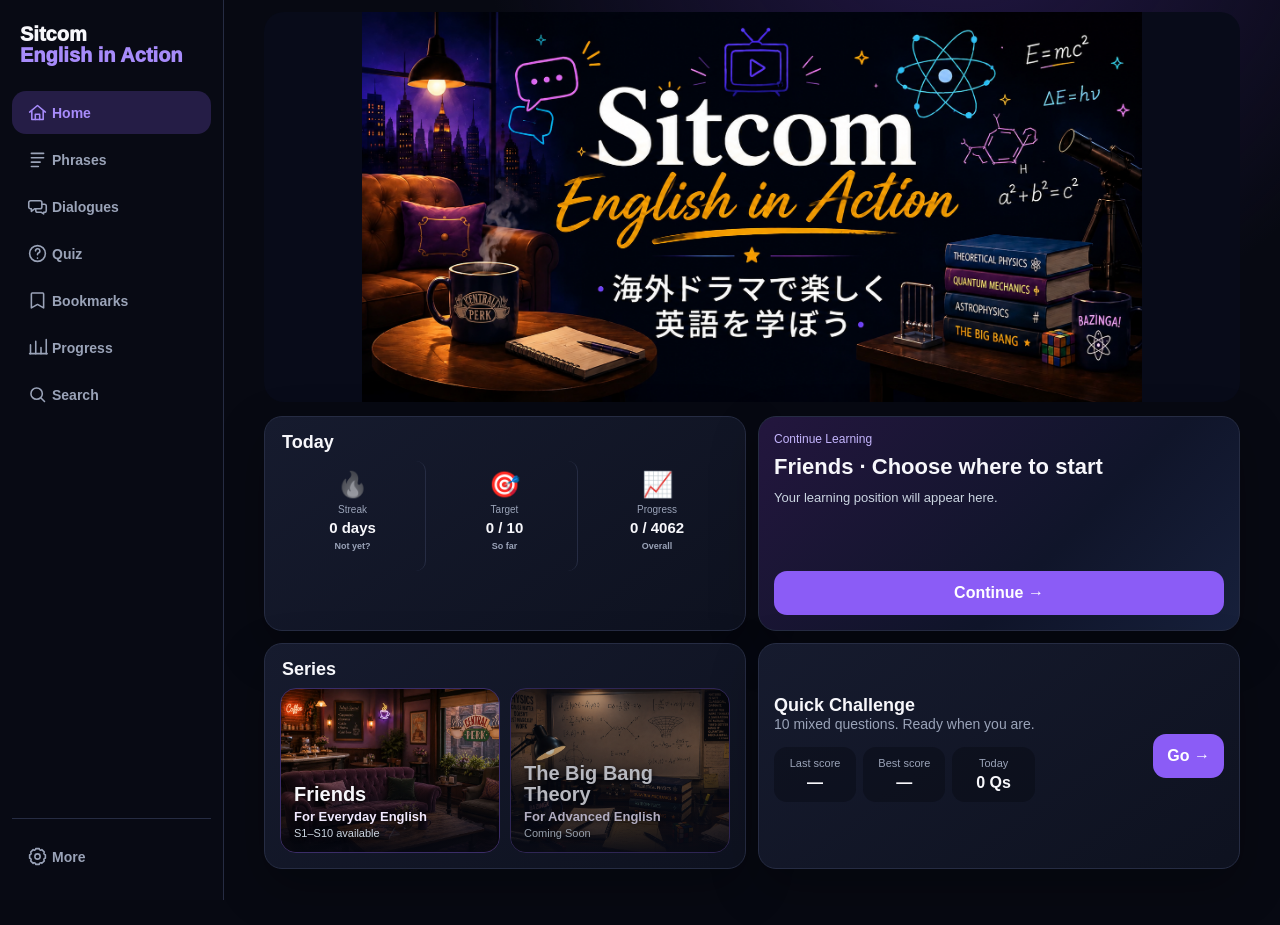
<file: index.html>
<!doctype html>
<html lang="ja">
<head>
  <meta charset="utf-8">
  <meta name="viewport" content="width=device-width, initial-scale=1, viewport-fit=cover">
  <meta name="theme-color" content="#070912">
  <meta name="apple-mobile-web-app-capable" content="yes">
  <meta name="apple-mobile-web-app-status-bar-style" content="black-translucent">
  <meta name="apple-mobile-web-app-title" content="Sitcom English">
  <title>Sitcom English in Action</title>
  <link rel="manifest" href="manifest.webmanifest">
  <link rel="apple-touch-icon" sizes="180x180" href="assets/icons/apple-touch-icon.png">
  <link rel="stylesheet" href="css/style.css?v=4.18">
</head>
<body>
  <div class="app-shell">
    <aside id="sidebar" class="sidebar" aria-label="Global navigation"></aside>
    <div class="app-column">
      <header class="topbar">
        <button id="backButton" class="icon-button back-button" type="button" aria-label="Back">←</button>
        <button id="searchButton" class="icon-button" type="button" aria-label="Universal Search">⌕</button>
      </header>
      <div id="desktopContextBar" class="desktop-contextbar" hidden>
        <button id="desktopBackButton" class="text-button desktop-back-button" type="button">← Back</button>
      </div>
      <main id="app" class="main" tabindex="-1">
        <section class="loading-card">Loading data…</section>
      </main>
    </div>
  </div>
  <nav id="bottomNav" class="bottom-nav" aria-label="Global navigation"></nav>
  <div id="modalRoot"></div>
  <script src="js/dialogue-match-hints.js?v=1.2" defer></script>
  <script src="js/dialogue-highlight-matcher.js?v=1.0" defer></script>
  <script src="js/app.js?v=4.30" defer></script>
  <script src="js/dialogue-quiz.js?v=1.4" defer></script>
  <script src="js/pwa.js?v=4.0" defer></script>
</body>
</html>
</file>
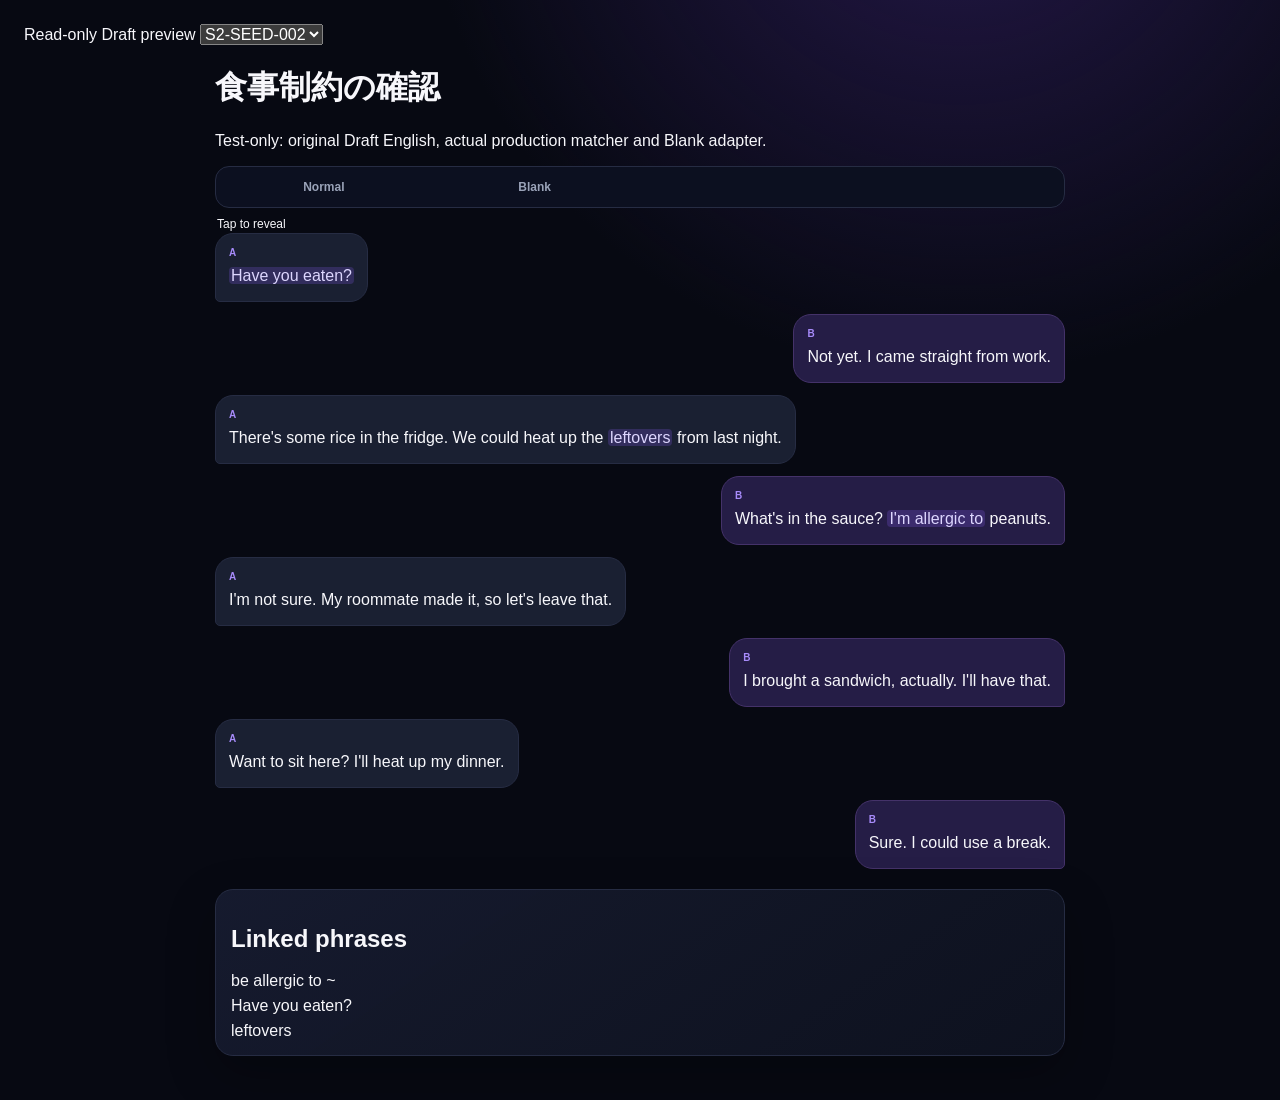
<file: tests/fixtures/dialogue-draft-preview.html>
<!doctype html>
<html lang="en"><meta charset="utf-8"><meta name="viewport" content="width=device-width,initial-scale=1">
<title>S2 Draft compatibility — test-only preview</title>
<link rel="stylesheet" href="../../css/style.css?v=4.14">
<style>body{padding:24px;display:block}#app{max-width:850px;margin:20px auto}.preview-select{display:block;max-width:100%;margin:auto}.bubble-row{margin-bottom:12px}.dialogue-side{margin-top:20px}</style>
<label class="preview-select">Read-only Draft preview <select id="draftCase"></select></label>
<div id="app"></div>
<script src="../../js/dialogue-match-hints.js"></script>
<script src="../../js/dialogue-highlight-matcher.js"></script>
<script>
// Test harness only: no production records or browser storage are modified.
var app=document.getElementById('app'),PHRASES=[],DIALOGUES=[],route={params:{}},renderDialogueDetail;
(async()=>{
 const source=await (await fetch('../../js/app.js')).text();
 const declarations=source.split(/\r?\n/).filter(l=>/^const esc=/.test(l)||/^const DIALOGUE_(INFLECTION|IRREGULAR|OPTIONAL)/.test(l)||/^function (dialoguePhrase|dialogueVerb|dialogueIrregular|dialoguePronoun|allDialogue|firstDialogue|dialogueExplicit|explicitDialogue|selectedDialogue|highlightDialogueLine|setPractice\(|revealDialogueBlank\(|setDialogueBlanksRevealed\(|toggleDialogueBlankPhrases\(|updateDialogueBlankPhraseList\()/.test(l));
 (0,eval)(declarations.join('\n'));
 (0,eval)(source.slice(source.indexOf('function applyDialogueBlankMode(){'),source.indexOf('\nrenderDialogueDetail=function(){renderDialogueDetailBase();')));
 const fixture=await (await fetch('friends-s2-dialogue-draft-compatibility.json')).json();
 for(let i=1;i<=9;i++)PHRASES.push(...(await (await fetch('../../data/season'+i+'.json')).json()).phrases);
 DIALOGUES=fixture.drafts;
 const picker=document.getElementById('draftCase');
 for(const id of ['S2-SEED-002','S2-SEED-001','d57','S2-SEED-004']){const option=document.createElement('option');option.value=id;option.textContent=id;picker.append(option)}
 renderDialogueDetail=()=>{
  const original=DIALOGUES.find(d=>d.id===picker.value),d=original.id==='S2-SEED-004'?{...original,id:'d208'}:original;route.params={id:d.id,practice:'normal',blankRevealed:[]};
  const matches=dialoguePhraseMatchResults(d,d.phraseLinks.map(id=>PHRASES.find(p=>p.id===id)));
  app.innerHTML='<h1>'+d.scenario+'</h1><p>Test-only: original Draft English, actual production matcher and Blank adapter.</p><div class="dialogue-controls"><div class="segmented"><button class="seg-button" onclick="setPractice(\'normal\')">Normal</button><button class="seg-button" onclick="setPractice(\'blank\')">Blank</button></div></div><p class="blank-mode-hint">Tap to reveal</p>'+d.lines.map((line,i)=>'<div class="bubble-row '+line[0].toLowerCase()+'"><div class="bubble"><div class="speaker-label">'+line[0]+'</div><div class="dialogue-line-text">'+highlightDialogueLine(line[1],matches.filter(m=>m.lineIndex===i))+'</div></div></div>').join('')+'<aside class="dialogue-side card"><h2>Linked phrases</h2><div class="learning-list">'+d.phraseLinks.map(id=>'<div>'+PHRASES.find(p=>p.id===id).phrase+'</div>').join('')+'</div></aside>';
 };picker.onchange=renderDialogueDetail;renderDialogueDetail();
})().catch(error=>{app.textContent=error.stack;console.error(error)});
</script></html>
</file>
<file: css/style.css>
:root{
  color-scheme:dark;--bg:#070912;--bg-2:#0b0e19;--surface:#111525;--surface-2:#171c30;
  --border:#262c43;--text:#f7f7fb;--muted:#9aa3b8;--purple:#8b5cf6;--purple-2:#a78bfa;
  --purple-soft:#251d46;--danger:#f87171;--success:#4ade80;--warning:#fbbf24;
  --sidebar:224px;--topbar:64px;--bottom:72px;--radius:20px;--shadow:0 18px 48px rgba(0,0,0,.28);--mobile-top-inset:max(env(safe-area-inset-top,0px),env(titlebar-area-height,0px));--mobile-leading-inset:max(16px,env(safe-area-inset-left,0px),env(titlebar-area-x,0px))
}
*{box-sizing:border-box}html{background:var(--bg)}body{margin:0;background:radial-gradient(circle at 75% -15%,#25184a 0,transparent 34%),var(--bg);color:var(--text);font-family:Inter,-apple-system,BlinkMacSystemFont,"Segoe UI",sans-serif;min-height:100vh}
.sr-only{position:absolute;width:1px;height:1px;padding:0;margin:-1px;overflow:hidden;clip:rect(0,0,0,0);white-space:nowrap;border:0}
button,input,select{font:inherit}button{color:inherit}.app-shell{min-height:100vh}.app-column{min-width:0}.main{width:min(1120px,100%);margin:0 auto;padding:12px 16px calc(var(--bottom) + 24px)}
.topbar{height:calc(var(--topbar) + var(--mobile-top-inset));position:sticky;top:0;z-index:30;display:flex;align-items:center;justify-content:space-between;padding:var(--mobile-top-inset) 16px 0 var(--mobile-leading-inset);background:rgba(7,9,18,.88);backdrop-filter:blur(18px);border-bottom:1px solid rgba(38,44,67,.65)}
.desktop-contextbar{display:none}
.icon-button,.nav-button,.chip,.secondary-button,.primary-button,.bookmark-button,.list-row,.series-card,.text-button,.answer-button,.seg-button,.translation-toggle{border:0;cursor:pointer}
.icon-button{width:44px;height:44px;border-radius:50%;display:grid;place-items:center;background:var(--surface);border:1px solid var(--border);font-size:24px}.back-button:disabled{opacity:0;pointer-events:none}
.sidebar{display:none}.bottom-nav{position:fixed;z-index:40;left:0;right:0;bottom:0;height:calc(var(--bottom) + env(safe-area-inset-bottom));padding:6px 6px env(safe-area-inset-bottom);display:grid;grid-template-columns:repeat(5,1fr);background:rgba(11,14,25,.96);backdrop-filter:blur(18px);border-top:1px solid var(--border)}
.nav-button{min-width:0;background:transparent;color:var(--muted);border-radius:14px;padding:7px 2px;font-size:10px;font-weight:750;display:flex;flex-direction:column;align-items:center;gap:4px}.nav-button .nav-icon{font-size:18px;line-height:1}.nav-button.active{color:var(--purple-2);background:var(--purple-soft)}
.eyebrow{color:var(--purple-2);font-size:12px;font-weight:800;letter-spacing:.14em;text-transform:uppercase}.page-title{font-size:clamp(27px,7vw,42px);line-height:1.04;margin:6px 0 8px;letter-spacing:-.035em}.page-subtitle,.muted{color:var(--muted)}.page-subtitle{font-size:14px;margin:0}.page-header{position:relative;margin:10px 0 20px}.brand-title{font-size:clamp(38px,12vw,64px);line-height:.94;letter-spacing:-.055em;margin:12px 0}.brand-title span{display:block;color:var(--purple-2)}
.card{background:linear-gradient(145deg,rgba(23,28,48,.94),rgba(14,18,32,.96));border:1px solid var(--border);border-radius:var(--radius);padding:18px;box-shadow:var(--shadow)}.section{margin:18px 0}.section-head{display:flex;align-items:end;justify-content:space-between;gap:12px;margin:0 2px 10px}.section-title{font-size:18px;margin:0}.section-meta{font-size:12px;color:var(--muted)}
.today-grid{display:grid;grid-template-columns:repeat(3,1fr);gap:6px}.today-stat{text-align:center;padding:8px 4px;border-right:1px solid var(--border)}.today-stat:last-child{border:0}.today-icon{display:block;font-size:17px;margin-bottom:3px}.today-label{display:block;color:var(--muted);font-size:10px}.today-value{display:block;font-size:15px;margin-top:4px;white-space:nowrap}.continue-card{background:linear-gradient(135deg,#23163e,#10152a 62%,#17203b);min-height:190px;display:flex;flex-direction:column;justify-content:space-between}.continue-kicker{font-size:12px;color:#c4b5fd}.continue-title{font-size:22px;margin:8px 0}.continue-meta{color:#cbd5e1;font-size:13px;line-height:1.5}
.primary-button,.secondary-button,.danger-button{border-radius:14px;min-height:46px;padding:11px 16px;font-weight:800}.primary-button{background:var(--purple);color:white}.secondary-button{background:var(--surface-2);border:1px solid var(--border);color:var(--text)}.danger-button{background:#32191f;border:1px solid #743443;color:#fecaca}.secondary-button.selected-filter{background:var(--purple-soft);border-color:#6d4dae;color:#ddd6fe}.button-row{display:flex;gap:10px;flex-wrap:wrap}.button-row>*{flex:1}.compact-card{display:flex;align-items:center;justify-content:space-between;gap:14px}.compact-card .primary-button{flex:0 0 auto}
.series-grid{display:grid;grid-template-columns:repeat(2,minmax(0,1fr));gap:10px}.series-card{text-align:left;min-height:126px;padding:16px;border-radius:18px;background:linear-gradient(145deg,#21173e,#12172a);border:1px solid #3b2d68;display:flex;flex-direction:column;justify-content:flex-end}.series-card.disabled{opacity:.58;cursor:not-allowed;background:var(--surface)}.series-name{font-size:20px;font-weight:900;line-height:1.05}.series-state{color:var(--muted);font-size:11px;margin-top:7px}
.dashboard{display:grid;gap:14px}.stats-row{display:grid;grid-template-columns:repeat(3,1fr);gap:8px}.stat-box{padding:12px 8px;text-align:center;background:rgba(7,9,18,.45);border-radius:14px}.stat-box span{display:block;color:var(--muted);font-size:11px}.stat-box strong{display:block;margin-top:5px;font-size:16px}
.list-rows{border:1px solid var(--border);border-radius:18px;overflow:hidden}.list-row{width:100%;background:var(--surface);padding:17px;display:flex;justify-content:space-between;align-items:center;text-align:left;border-bottom:1px solid var(--border)}.list-row:last-child{border-bottom:0}.list-row strong{font-size:16px}.row-meta{color:var(--muted);font-size:13px}.row-end{display:flex;align-items:center;gap:10px}
.chips{display:flex;gap:8px;overflow-x:auto;white-space:nowrap;padding:2px 12px 8px 0;scrollbar-width:none;mask-image:linear-gradient(to right,#000 92%,transparent)}.chips::-webkit-scrollbar{display:none}.chips>.chip{flex:0 0 auto}.chip{white-space:nowrap;border-radius:999px;min-height:40px;padding:8px 14px;background:var(--surface);border:1px solid var(--border);color:var(--muted);font-size:13px;font-weight:800}.chip.selected{background:var(--purple);border-color:var(--purple);color:white;box-shadow:0 0 0 2px rgba(167,139,250,.2)}.chip:disabled{opacity:.35;cursor:not-allowed}
.filter-layout{display:grid;gap:14px}.filter-panel{min-width:0}.filter-group{margin-bottom:15px}.filter-label{font-size:11px;color:var(--muted);font-weight:800;text-transform:uppercase;letter-spacing:.08em;margin:0 0 7px}.select{width:100%;min-height:42px;background:var(--surface);color:var(--text);border:1px solid var(--border);border-radius:12px;padding:8px 12px}.result-count{color:var(--muted);font-size:13px;margin:2px 0 10px}
.content-list{display:grid;gap:10px}.phrase-card,.dialogue-card{position:relative;background:var(--surface);border:1px solid var(--border);border-radius:18px;padding:16px;cursor:pointer;transition:.16s transform,.16s border-color}.phrase-card:hover,.dialogue-card:hover{transform:translateY(-1px);border-color:#53437f}.phrase-name{font-size:19px;font-weight:900;color:#ddd6fe;padding-right:44px;overflow-wrap:anywhere}.meaning{margin-top:7px;font-size:15px;line-height:1.45}.meta-line{display:flex;flex-wrap:wrap;gap:6px;margin-top:11px}.tag{font-size:11px;color:#cbd5e1;background:#1c2236;border:1px solid #303750;border-radius:999px;padding:5px 8px}.priority{color:#f5d76e}.bookmark-button{position:absolute;right:12px;top:12px;width:42px;height:42px;border-radius:50%;background:#1c2236;border:1px solid var(--border);display:grid;place-items:center}.bookmark-button::before{content:"";width:13px;height:18px;border:2px solid var(--muted);clip-path:polygon(0 0,100% 0,100% 100%,50% 72%,0 100%)}.bookmark-button.on{background:#2c2050;border-color:#6d4dae}.bookmark-button.on::before{border-color:#d8b4fe;background:#d8b4fe}.empty{border:1px dashed var(--border);border-radius:18px;padding:22px;text-align:center;color:var(--muted)}
.dialogue-card{display:grid;grid-template-columns:58px 1fr;gap:14px}.dialogue-thumb{width:58px;height:58px;border-radius:15px;background:linear-gradient(145deg,#51368c,#17213d)}.dialogue-title{font-size:17px;font-weight:850;padding-right:42px;line-height:1.35}.dialogue-card .bookmark-button{top:10px}.chevron{color:var(--muted)}
.detail-card{position:relative;padding:20px}.detail-title{font-size:28px;line-height:1.15;margin:6px 48px 8px 0}.detail-copy{line-height:1.65}.example{background:#0c1020;border:1px solid var(--border);border-radius:14px;padding:14px;margin-top:10px;line-height:1.55}.dialogue-pager{display:grid;grid-template-columns:1fr auto 1fr;align-items:center;margin:4px 0 16px}.dialogue-pager .text-button:last-child{text-align:right}.text-button{background:none;color:var(--purple-2);padding:10px 0}.text-button:disabled{opacity:.3;cursor:default}
.dialogue-controls{display:grid;grid-template-columns:minmax(0,1fr);gap:8px}.segmented{display:grid;grid-template-columns:repeat(3,1fr);background:#0c1020;border:1px solid var(--border);border-radius:14px;padding:4px;gap:3px}.seg-button{background:transparent;border-radius:10px;padding:9px 5px;color:var(--muted);font-size:12px;font-weight:800}.seg-button.selected{background:var(--purple-soft);color:#ddd6fe}.translation-toggle{min-width:126px;display:flex;align-items:center;justify-content:center;gap:6px;padding:8px 11px;border-radius:14px;background:var(--surface-2);border:1px solid var(--border);color:var(--muted);font-size:12px}.translation-toggle strong{color:var(--text)}.translation-toggle.selected{background:var(--purple-soft);border-color:#6d4dae;color:#c4b5fd}.translation-toggle.selected strong{color:#ddd6fe}.dialogue-recording-actions,.detail-recording-actions{display:grid;grid-template-columns:repeat(2,minmax(0,1fr));gap:8px}.record-button{min-width:0;white-space:nowrap}.record-button:disabled{opacity:.5;cursor:default}.dialogue-play-button{width:100%;min-width:0;height:46px;min-height:46px;white-space:nowrap}.dialogue-play-button.playing{background:var(--purple-soft);border-color:#6d4dae;color:#ddd6fe}.conversation{display:flex;flex-direction:column;gap:10px;margin:18px 0}.bubble-row{display:flex}.bubble-row.b{justify-content:flex-end}.bubble{max-width:87%;border-radius:18px 18px 18px 5px;padding:12px 14px;background:#1a2032;border:1px solid var(--border);line-height:1.5}.bubble-row.b .bubble{border-radius:18px 18px 5px 18px;background:#251d46;border-color:#443269}.speaker-label{font-size:10px;color:var(--purple-2);font-weight:900;margin-bottom:4px}.translation{font-size:12px;color:var(--muted);margin-top:6px}.hidden-line{min-width:150px;cursor:pointer}.hidden-line .dialogue-line-text{border-bottom:2px solid transparent}.hidden-dialogue-text{color:transparent;background:rgba(139,92,246,.2);border-bottom-color:var(--purple-2);border-radius:5px 5px 2px 2px;box-decoration-break:clone;-webkit-box-decoration-break:clone;user-select:none;-webkit-user-select:none}.hidden-dialogue-text .highlight-phrase{color:transparent}.hidden-speaker-control{visibility:hidden;pointer-events:none}.highlight-phrase{color:#ddd6fe;background:rgba(139,92,246,.22);border-radius:4px;padding:0 2px}.learning-list{display:grid;gap:8px}.learning-item{background:#0c1020;border:1px solid var(--border);border-radius:14px;padding:12px;cursor:pointer}.learning-item strong{display:block;color:#ddd6fe}.learning-item span{display:block;color:var(--muted);font-size:13px;margin-top:4px}
.quiz-question{font-size:19px;line-height:1.55;margin:16px 0}.quiz-progress{height:5px;background:#242a3c;border-radius:99px;overflow:hidden}.quiz-progress>span{display:block;height:100%;background:var(--purple);transition:width .2s}.answer-list{display:grid;gap:9px}.answer-button{min-height:50px;text-align:left;border-radius:14px;padding:12px 14px;background:var(--surface-2);border:1px solid var(--border)}.answer-button.correct{border-color:var(--success);background:#102a20}.answer-button.incorrect{border-color:var(--danger);background:#32191f}.answer-button:disabled{cursor:default}.feedback{border-radius:15px;padding:14px;margin:14px 0}.feedback.good{background:#102a20;color:#bbf7d0}.feedback.bad{background:#32191f;color:#fecaca}.blank-input{width:100%;background:var(--surface);border:1px solid var(--border);color:var(--text);border-radius:14px;padding:14px;font-size:17px;margin:12px 0}.result-score{font-size:54px;font-weight:950;letter-spacing:-.05em;margin:4px 0 14px}.mistake-list{display:grid;gap:8px;margin:12px 0}.mistake-item{width:100%;min-height:56px;display:grid;grid-template-columns:minmax(0,1fr) auto;align-items:center;gap:12px;text-align:left;color:var(--text);transition:.16s border-color,.16s background-color}.mistake-copy{min-width:0}.mistake-copy strong,.mistake-copy>span{overflow-wrap:anywhere}.mistake-chevron{color:var(--muted);font-size:24px;line-height:1}.mistake-item:hover{border-color:#53437f;background:#12172a}.mistake-item:focus-visible{outline:2px solid var(--purple-2);outline-offset:2px;border-color:#6d4dae}
.quiz-question{font-size:19px;line-height:1.55;margin:16px 0}.quiz-progress{height:5px;background:#242a3c;border-radius:99px;overflow:hidden}.quiz-progress>span{display:block;height:100%;background:var(--purple);transition:width .2s}.answer-list{display:grid;gap:9px}.answer-button{min-height:50px;text-align:left;border-radius:14px;padding:12px 14px;background:var(--surface-2);border:1px solid var(--border)}.answer-button.correct{border-color:var(--success);background:#102a20}.answer-button.incorrect{border-color:var(--danger);background:#32191f}.answer-button:disabled{cursor:default}.feedback{border-radius:15px;padding:14px;margin:14px 0}.feedback.good{background:#102a20;color:#bbf7d0}.feedback.bad{background:#32191f;color:#fecaca}.blank-input{width:100%;background:var(--surface);border:1px solid var(--border);color:var(--text);border-radius:14px;padding:14px;font-size:17px;margin:12px 0}.result-score{font-size:54px;font-weight:950;letter-spacing:-.05em;margin:4px 0 14px}.mistake-list{display:grid;gap:8px;margin:12px 0}.mistake-item{width:100%;min-height:56px;display:grid;grid-template-columns:minmax(0,1fr) auto;align-items:center;gap:12px;text-align:left;color:var(--text);transition:.16s border-color,.16s background-color}.mistake-copy{min-width:0}.mistake-copy strong,.mistake-copy>span{overflow-wrap:anywhere}.mistake-chevron{color:var(--muted);font-size:24px;line-height:1}.mistake-item:hover{border-color:#53437f;background:#12172a}.mistake-item:focus-visible{outline:2px solid var(--purple-2);outline-offset:2px;border-color:#6d4dae}.quiz-result-item{grid-template-columns:auto minmax(0,1fr) auto auto}.quiz-result-number{min-width:18px;color:var(--muted);font-size:12px;font-weight:850}.quiz-result-status{border:1px solid currentColor;border-radius:999px;padding:4px 7px;font-size:10px;font-weight:900;line-height:1}.quiz-result-status.correct{color:#86efac;background:rgba(34,197,94,.1)}.quiz-result-status.incorrect{color:#fca5a5;background:rgba(239,68,68,.1)}
.modal-open{overflow:hidden}.search-backdrop{z-index:110}.search-modal{width:min(760px,calc(100vw - 40px));max-height:min(85vh,860px);display:flex;flex-direction:column;overflow:hidden;box-shadow:0 24px 72px rgba(0,0,0,.48)}.search-modal .modal-heading{flex:0 0 auto}.search-input{flex:0 0 auto;width:100%;min-height:48px;background:var(--surface-2);border:1px solid var(--border);border-radius:15px;padding:12px 14px;color:var(--text);font-size:16px}.search-input:focus-visible{outline:2px solid var(--purple-2);outline-offset:2px;border-color:#6d4dae}.search-results{min-height:0;overflow-y:auto;overscroll-behavior:contain;margin-top:16px;padding:0 6px 4px 0;scrollbar-width:thin;scrollbar-color:#4b4168 transparent}.search-results::-webkit-scrollbar{width:6px}.search-results::-webkit-scrollbar-track{background:transparent}.search-results::-webkit-scrollbar-thumb{background:#4b4168;border-radius:999px}.search-section{margin:18px 0}.search-hit{cursor:pointer;padding:13px 0;border-bottom:1px solid var(--border)}.search-hit strong{color:#ddd6fe}.search-snippet{font-size:13px;color:var(--muted);margin-top:5px;line-height:1.45}mark{background:#563c8d;color:white;border-radius:3px;padding:0 2px}
.modal-backdrop{position:fixed;inset:0;z-index:100;background:rgba(0,0,0,.7);display:grid;place-items:center;padding:20px}.modal{width:min(380px,100%);background:var(--surface);border:1px solid var(--border);border-radius:20px;padding:20px}.modal h2{margin-top:0}.loading-card{margin:20vh auto;padding:24px;text-align:center;color:var(--muted)}
.backup-modal{width:min(460px,100%);max-height:min(88vh,720px);overflow-y:auto;overflow-x:hidden}.backup-actions{display:grid;gap:10px}.backup-action{width:100%;min-height:70px;display:flex;align-items:flex-start;justify-content:center;flex-direction:column;gap:5px;padding:14px 16px;text-align:left;color:var(--text);background:#0c1020;border:1px solid var(--border);border-radius:14px}.backup-action:hover{border-color:#6d4dae;background:#11162b}.backup-action:focus-visible{outline:2px solid var(--purple-2);outline-offset:2px}.backup-action strong,.backup-action span{display:block}.backup-action span{color:var(--muted);font-size:12px}.backup-info{margin-top:16px;padding-top:15px;border-top:1px solid var(--border);color:var(--muted);font-size:13px;line-height:1.6}.backup-info>p{margin:0 0 10px}.backup-info section{margin-top:14px}.backup-info h3{margin:0 0 4px;color:var(--text);font-size:13px}.backup-info section p{margin:0}.backup-note{color:var(--muted);line-height:1.55}.backup-info .backup-note{margin:14px 0 0;font-size:12px}.backup-feedback{margin:14px 0 0;padding:10px 12px;border-radius:12px;font-size:13px;line-height:1.5}.backup-feedback.success{color:#bbf7d0;background:#10251d;border:1px solid #285e46}.backup-feedback.error,.backup-warning{color:#fecaca;background:#32191f;border:1px solid #743443}.backup-warning{padding:10px 12px;border-radius:12px;font-size:13px}.visually-hidden{position:absolute!important;width:1px!important;height:1px!important;padding:0!important;margin:-1px!important;overflow:hidden!important;clip:rect(0,0,0,0)!important;white-space:nowrap!important;border:0!important}
.sound-setting{width:100%;display:flex;align-items:center;justify-content:space-between;gap:12px;padding:10px 12px;text-align:left;color:var(--text);background:#0c1020;border:1px solid var(--border);border-radius:14px;cursor:pointer}.sound-setting strong,.sound-setting small{display:block}.sound-setting-copy{display:flex;align-items:baseline;gap:7px;min-width:0}.sound-setting small{color:var(--muted);font-size:10px;font-weight:800;letter-spacing:.06em}.sound-switch{position:relative;flex:0 0 auto;width:42px;height:24px;border-radius:999px;background:#303750;transition:.16s background}.sound-switch i{position:absolute;top:3px;left:3px;width:18px;height:18px;border-radius:50%;background:#cbd5e1;transition:.16s transform}.sound-switch.on{background:var(--purple)}.sound-switch.on i{transform:translateX(18px);background:white}.sound-setting:focus-visible{outline:2px solid var(--purple-2);outline-offset:2px}.sidebar-sound-setting{min-height:44px;margin:0 0 4px;background:transparent}.sidebar-sound-setting:hover{background:var(--surface-2)}
.sidebar-more-panel{display:grid;gap:4px;margin-top:6px;padding:7px;background:#0c1020;border:1px solid var(--border);border-radius:14px;box-shadow:0 12px 30px rgba(0,0,0,.3)}.sidebar-more-panel[hidden]{display:none}.sidebar-more-button[aria-expanded="true"]{color:var(--purple-2);background:var(--purple-soft)}.sidebar-more-sound-setting{min-height:44px;background:transparent;border:0}.sidebar-more-row{width:100%;min-height:42px;display:flex;align-items:center;gap:10px;padding:8px 10px;color:var(--text);background:transparent;border:0;border-radius:10px;text-align:left;cursor:pointer}.sidebar-more-row:hover,.sidebar-more-row:focus-visible{background:var(--surface-2)}
.how-list{display:grid;gap:12px}.how-item{display:grid;grid-template-columns:28px 1fr;gap:10px}.how-icon{color:var(--purple-2)}.how-item strong{display:block}.how-item span{display:block;color:var(--muted);font-size:13px;margin-top:3px}.desktop-only{display:none}
@media (min-width:760px){
  .app-shell{display:grid;grid-template-columns:var(--sidebar) minmax(0,1fr)}.sidebar{display:flex;position:sticky;top:0;height:100vh;padding:24px 14px;flex-direction:column;border-right:1px solid var(--border);background:rgba(9,11,21,.96);z-index:45}.sidebar-brand{font-size:20px;font-weight:950;line-height:1.03;margin:4px 8px 28px}.sidebar-brand span{display:block;color:var(--purple-2)}.sidebar .nav-button{font-size:14px;flex-direction:row;justify-content:flex-start;padding:12px 14px;margin:3px 0}.sidebar .nav-icon{width:24px;text-align:center}.sidebar-primary{display:flex;flex-direction:column}.sidebar-secondary{display:flex;flex-direction:column;margin-top:auto;padding-top:14px;border-top:1px solid var(--border)}.bottom-nav{display:none}.topbar{display:none}.desktop-contextbar{width:min(1120px,100%);margin:0 auto;padding:12px 28px 0}.desktop-contextbar:not([hidden]){display:flex}.desktop-back-button{min-height:38px;padding:5px 0}.main{padding:12px 28px 56px}.desktop-contextbar:not([hidden])+.main{padding-top:7px}.dashboard{grid-template-columns:repeat(2,minmax(0,1fr));align-items:stretch}.dashboard>.card{min-height:230px}.filter-layout{grid-template-columns:230px minmax(0,1fr);align-items:start}.filter-panel{position:sticky;top:16px}.dialogue-layout{display:grid;grid-template-columns:minmax(0,1.5fr) minmax(260px,.75fr);gap:18px;align-items:start}.dialogue-side{position:sticky;top:16px}.desktop-only{display:block}.mobile-only{display:none}.main{padding-bottom:56px}
}
@media (min-width:1100px){.main{padding-left:40px;padding-right:40px}.phrase-grid{grid-template-columns:repeat(2,minmax(0,1fr))}.brand-title{font-size:68px}}
@media (max-width:759px){.search-backdrop{padding:16px 12px calc(var(--bottom) + env(safe-area-inset-bottom) + 12px)}.search-modal{width:100%;max-height:min(82vh,calc(100dvh - var(--bottom) - env(safe-area-inset-bottom) - 28px));padding:18px}.search-results{margin-top:14px}}
@supports (-webkit-touch-callout:none){@media (max-width:759px){:root{--mobile-top-inset:max(env(safe-area-inset-top,0px),env(safe-area-max-inset-top,0px),env(titlebar-area-height,0px),24px)}}}
@media (max-width:759px){.ipad-window-ui{--mobile-leading-inset:max(72px,env(safe-area-inset-left,0px),env(titlebar-area-x,0px))}}
@media (max-width:1000px){.translation-toggle,.dialogue-play-button{min-height:42px;width:100%}}
.dialogue-controls .segmented{grid-template-columns:repeat(4,1fr)}
.blank-mode-hint{margin:8px 2px 0;font-size:12px;line-height:1.4}.reveal-hint-concealed{visibility:hidden;pointer-events:none;user-select:none;-webkit-user-select:none}
.dialogue-blank{color:transparent;background:rgba(139,92,246,.2);border-bottom:2px solid var(--purple-2);border-radius:5px 5px 2px 2px;cursor:pointer;box-decoration-break:clone;-webkit-box-decoration-break:clone;user-select:none;-webkit-user-select:none}
.dialogue-blank:hover,.dialogue-blank:focus-visible{background:rgba(139,92,246,.34);outline:2px solid rgba(167,139,250,.45);outline-offset:2px}
.dialogue-blank-text{color:inherit}.translation-concealed{visibility:hidden;pointer-events:none;user-select:none;-webkit-user-select:none}
.blank-phrase-toggle[hidden],.learning-list[hidden]{display:none}.blank-phrase-toggle{min-height:44px;margin-bottom:12px}
/* v2.0 shared UI refinement: unified line icons and one-step denser layout. */
.line-icon{width:22px;height:22px;display:block;fill:none;stroke:currentColor;stroke-width:1.8;stroke-linecap:round;stroke-linejoin:round}
.nav-button{padding:6px 2px;gap:3px}.nav-button .nav-icon{font-size:inherit;line-height:1}.nav-button .line-icon{width:21px;height:21px}
.bookmark-button{right:10px;top:10px;color:var(--muted)}.bookmark-button::before{content:none}.bookmark-button .line-icon{width:20px;height:20px}.bookmark-button.on{color:#d8b4fe}.bookmark-button.on .bookmark-icon{fill:currentColor}
.icon-label{display:inline-flex;align-items:center;justify-content:center;gap:7px}.icon-label .line-icon{width:17px;height:17px;flex:0 0 auto}
.main{padding-top:10px}.page-header{margin:8px 0 16px}.card{border-radius:18px;padding:15px}.section{margin:15px 0}.section-head{gap:10px;margin-bottom:8px}.dashboard{gap:11px}.compact-card{gap:11px}
.primary-button,.secondary-button{min-height:44px;padding:9px 14px;border-radius:13px}.series-card{min-height:116px;padding:14px;border-radius:16px}.stats-row{gap:7px}.stat-box{padding:10px 7px;border-radius:13px}
.list-rows{border-radius:16px}.list-row{padding:14px}.chips{gap:6px;padding:2px 10px 6px 0}.chip{min-height:40px;padding:7px 12px}.filter-layout{gap:11px}.filter-group{margin-bottom:12px}.filter-label{font-size:10.5px;margin-bottom:6px}.select{min-height:40px;padding:7px 11px}.result-count{font-size:12px;margin-bottom:8px}
.content-list{gap:8px}.phrase-card,.dialogue-card{border-radius:16px;padding:14px}.meaning{margin-top:6px}.meta-line{gap:5px;margin-top:9px}.tag{font-size:10px;padding:4px 7px}.empty{border-radius:16px;padding:18px}
.dialogue-card{grid-template-columns:54px 1fr;gap:12px}.dialogue-thumb{width:54px;height:54px;border-radius:14px}.detail-card{padding:17px}.example{padding:12px;margin-top:8px}.conversation{gap:8px;margin:15px 0}.bubble{padding:11px 13px}.learning-list{gap:7px}.learning-item{padding:10px}.search-section{margin:15px 0}.search-hit{padding:11px 0}
@media (min-width:760px){.sidebar{padding:20px 12px}.sidebar-brand{margin-bottom:24px}.sidebar .nav-button{padding:11px 13px;margin:2px 0}.sidebar .nav-icon{width:24px;display:grid;place-items:center}.main{padding-top:12px}.desktop-contextbar:not([hidden])+.main{padding-top:7px}.dashboard{gap:12px}.dashboard>.card{min-height:215px}.filter-layout{grid-template-columns:220px minmax(0,1fr)}.dialogue-layout{gap:15px}}
@media (prefers-reduced-motion:reduce){*{scroll-behavior:auto!important;transition:none!important}}

/* v2.0 shared UI refinement 2: denser list filters, dialogue cards and shared chips. */
.list-page-header{margin-bottom:14px}
.list-page-title{margin:0;color:var(--text);font-size:clamp(18px,4.8vw,24px);line-height:1.2;letter-spacing:.01em;text-transform:uppercase}
.list-page-count{margin:4px 0 0;color:var(--muted);font-size:13px}
.chips{gap:5px;padding:1px 9px 5px 0}
.chip{min-height:38px;padding:6px 11px;font-size:12.5px;box-shadow:none}
.chip.selected{box-shadow:0 1px 5px rgba(139,92,246,.2)}
.phrase-filter-panel{padding:12px}
.phrase-filter-panel .filter-group{margin-bottom:9px}
.phrase-filter-panel .filter-label{margin-bottom:4px}
.phrase-filter-panel .select{min-height:38px;padding:5px 10px}
.phrase-filter-panel .secondary-button{min-height:40px;padding:7px 11px}
.dialogue-list{gap:6px}
.dialogue-card{grid-template-columns:42px minmax(0,1fr);gap:10px;padding:10px 12px;border-radius:14px}
.dialogue-thumb{width:42px;height:42px;border-radius:11px}
.dialogue-card-body{min-width:0}
.dialogue-title{font-size:16px;line-height:1.25;padding-right:40px}
.dialogue-counts{margin-top:3px;color:var(--muted);font-size:12px;line-height:1.25}
.dialogue-meta{display:flex;align-items:center;flex-wrap:wrap;gap:5px 8px;margin-top:6px}
.dialogue-meta .tag{padding:3px 6px}
.episode-text{min-width:0;color:#b8c0d2;font-size:10.5px;line-height:1.35;overflow-wrap:anywhere}
.dialogue-card .bookmark-button{top:5px;right:6px;width:38px;height:38px}
@media (min-width:760px){.list-page-header{margin-bottom:16px}.phrase-filter-panel{padding:13px}.dialogue-card{grid-template-columns:44px minmax(0,1fr);padding:11px 13px}.dialogue-thumb{width:44px;height:44px}}

/* v2.0 shared UI refinement 3: detail rhythm, shared search cards and episode rows. */
.detail-page{padding-top:2px}
.detail-page.detail-swipe-transition{pointer-events:none;will-change:transform,opacity}
.detail-swipe-hint{display:none}
.quiz-kind-tabs{margin-bottom:10px;grid-template-columns:repeat(2,minmax(0,1fr));gap:0;padding:0;overflow:hidden}
.quiz-kind-tabs>.seg-button{width:100%;min-width:0;margin:0;text-align:center}
.dialogue-quiz-card{margin-top:12px}
.dialogue-quiz-card .conversation{margin:0 0 18px}
.dialogue-quiz-card .hidden-line{cursor:default;min-width:0}
.dialogue-quiz-card .translation{font-size:12px;color:var(--muted);line-height:1.5;margin-top:6px}
#dialogueQuizCheck:disabled{background:var(--surface-2);color:var(--muted);opacity:.55;cursor:default;pointer-events:none}
.dialogue-quiz-progress{position:sticky;top:calc(var(--topbar) + var(--mobile-top-inset));z-index:20;background:var(--bg);padding:8px 0 10px}
.dialogue-quiz-progress .quiz-question-count{margin-bottom:6px}
#dialogueQuizJapanese .line-icon{width:17px;height:17px;flex:0 0 auto}
@media (min-width:760px){.dialogue-quiz-progress{top:0}}
#dialogueQuizStatus:empty{display:none}
.dialogue-quiz-card .answer-button.selected{border-color:var(--purple-2);background:var(--purple-soft)}
.dialogue-quiz-card .dialogue-blank{cursor:default}.dialogue-quiz-card .dialogue-blank sup{color:var(--purple-2)}
.dialogue-quiz-submit{display:grid;gap:10px;margin-top:18px}
.dialogue-quiz-submit [hidden]{display:none}
.dialogue-result-item{grid-template-columns:minmax(0,1fr) auto;gap:12px}
.dialogue-result-item>*{min-width:0;overflow-wrap:anywhere}
.dialogue-result-item .quiz-result-status{justify-self:end;width:fit-content;white-space:nowrap}
.dialogue-quiz-controls{margin-top:16px;padding-bottom:8px}
.dialogue-quiz-card .bubble{max-width:100%;min-width:0}
.dialogue-quiz-card .answer-button{overflow-wrap:anywhere}
.dialogue-order-section{margin-top:12px}.dialogue-order-intro{display:flex;justify-content:space-between;gap:12px;flex-wrap:wrap;color:var(--muted);font-size:13px}.dialogue-order-list{display:grid;gap:7px;margin-top:12px;position:relative;min-width:0}.dialogue-order-row{display:grid;grid-template-columns:24px minmax(0,1fr);align-items:start;gap:8px;min-width:0}.dialogue-order-card{display:grid;grid-template-columns:minmax(0,1fr) 36px;align-items:start;gap:10px;min-width:0;padding:8px 10px;border:1px solid var(--border);border-radius:12px;background:var(--surface-2);color:var(--text);box-sizing:border-box}.dialogue-order-position{padding-top:16px;text-align:right;color:var(--muted);font-size:12px;font-weight:700}.dialogue-order-handle{display:grid;place-items:center;width:36px;height:36px;padding:0;border:1px solid var(--border);border-radius:9px;background:var(--surface);color:var(--purple-2);font-size:22px;line-height:1;cursor:grab;touch-action:none;user-select:none}.dialogue-order-handle:active{cursor:grabbing}.dialogue-order-handle:focus-visible{outline:2px solid var(--purple-2);outline-offset:2px}.dialogue-order-content{display:flex;gap:9px;min-width:0;line-height:1.45}.dialogue-order-speaker{flex:none;color:var(--purple-2);font-weight:700}.dialogue-order-text{min-width:0;overflow-wrap:anywhere}.dialogue-order-text .translation{display:block;font-size:12px;color:var(--muted);margin-top:4px}.dialogue-order-row.dragging .dialogue-order-card{opacity:.35}.dialogue-order-ghost{position:fixed;z-index:1000;pointer-events:none;opacity:.94}.dialogue-order-ghost .dialogue-order-position{visibility:hidden}.dialogue-order-ghost .dialogue-order-card{border-color:var(--purple-2);box-shadow:0 12px 28px rgba(0,0,0,.2)}.dialogue-order-row.drop-before::before{content:"";position:absolute;left:0;right:0;top:-5px;height:4px;border-radius:3px;background:var(--purple-2)}.dialogue-order-row.drop-before{position:relative}.dialogue-order-list.drop-last::after{content:"";height:4px;border-radius:3px;background:var(--purple-2)}.dialogue-order-actions{display:grid;grid-template-columns:1fr 2fr;gap:10px;margin-top:16px}.dialogue-order-actions button{min-width:0}.dialogue-order-mistake{display:grid;gap:5px;overflow-wrap:anywhere}
@media (any-pointer:coarse){.detail-swipe-hint{display:block;color:var(--muted);font-size:11px;font-weight:400;line-height:1.4;text-align:center;pointer-events:none}}
.detail-page .detail-card{margin-top:0}
.detail-page .detail-title{margin-top:5px;margin-bottom:7px}
.detail-page .meta-line{margin-top:8px}
.detail-page .detail-copy{margin:14px 0 10px}
.dialogue-detail-page .dialogue-pager,.phrase-detail-page .dialogue-pager{margin:0 0 6px}
.detail-page-header{margin:0 0 13px;padding-right:46px}
.detail-page-header .page-title{margin-top:5px;margin-bottom:0}
.detail-page-header .bookmark-button{top:16px}
.search-results .phrase-card,.search-results .dialogue-card{width:100%}
.search-results .phrase-grid{grid-template-columns:1fr}
.search-section>.section-title{margin-bottom:9px}
.episode-list{border-color:rgba(38,44,67,.82)}
.episode-row{min-height:52px;padding:12px 14px}
.episode-row:not(:last-child){border-bottom-color:rgba(38,44,67,.7)}
.episode-row .row-end{display:grid;grid-template-columns:minmax(72px,auto) 12px;gap:9px;align-items:center}
.episode-row .row-meta{text-align:right;font-variant-numeric:tabular-nums}
.episode-chevron{width:12px;text-align:right;color:var(--muted);font-size:18px;line-height:1}
@media (min-width:760px){.detail-page{padding-top:0}.episode-row{min-height:54px;padding:13px 16px}}

/* v2.0 shared UI refinement 4: branded home, menu/settings and weak browsing. */
.main.home-view:focus{outline:none}
/* The route renderer focuses this non-interactive landmark for screen-reader
   navigation. Safari can paint that programmatic focus as a blue ring around
   the whole content area (most visibly as horizontal lines on iPad). Keep the
   focus target, but reserve visible focus indicators for actual controls. */
.main[tabindex="-1"]:focus,.main[tabindex="-1"]:focus-visible{
  outline:none;
  box-shadow:none;
}
.brand-visual{grid-column:1/-1;width:100%;max-width:1000px;margin:0 auto 2px;border-radius:18px;overflow:hidden;background:#080b19}
.brand-visual img{display:block;width:100%;height:auto;aspect-ratio:2/1;object-fit:contain}
.series-section{min-width:0}
.series-card{position:relative;aspect-ratio:4/3;min-height:0;padding:0;overflow:hidden;background-position:center;background-repeat:no-repeat;background-size:cover;isolation:isolate}
.series-card::after{content:"";position:absolute;inset:35% 0 0;z-index:-1;background:linear-gradient(to bottom,transparent,rgba(5,7,16,.94))}
.series-card.series-friends{background-image:url("../assets/series-friends-v53.webp")}
.series-card.series-tbbt{background-image:url("../assets/series-tbbt-v53.png");background-position:center;background-size:cover}
.series-card.disabled{opacity:.72;background-color:var(--surface)}
.series-overlay{display:flex;flex-direction:column;width:100%;padding:11px;text-shadow:0 1px 5px rgba(0,0,0,.9)}
.series-name{font-size:clamp(14px,4.4vw,20px)}
.series-role{margin-top:4px;color:#f1e9ff;font-size:clamp(10px,2.8vw,13px);font-weight:750;line-height:1.2}
.series-state{color:#cbd5e1;font-size:10px;margin-top:3px}
.series-description{max-width:720px;margin:-3px 0 18px;color:var(--muted);line-height:1.65}
.series-modes .list-row>span:first-child{display:flex;flex-direction:column;gap:4px}
.series-modes .list-row small{color:var(--muted);font-size:12px;line-height:1.35}
.today-icon{display:flex;align-items:center;justify-content:center;min-height:30px;font-size:25px;line-height:1;margin-bottom:0}.today-label{margin-top:5px}.today-icon.review-icon{color:inherit}
.streak-fire{transition:filter .18s ease,opacity .18s ease}.streak-stat.not-studied-today .streak-fire{filter:grayscale(1);opacity:.58}.today-status{display:block;max-width:112px;min-height:22px;margin:5px auto 0;color:var(--muted);font-size:9px;font-weight:700;line-height:1.25}.streak-stat.studied-today .today-status{color:#c4b5fd;font-weight:850}
.home-menu-button .line-icon{width:22px;height:22px}
.weak-filter{width:100%;margin:0 0 9px;min-height:40px;padding:7px 11px}
.dialogue-card{display:block;grid-template-columns:none;gap:0}
.dialogue-card-body{width:100%}
.modal-heading{display:flex;align-items:center;justify-content:space-between;gap:12px;margin-bottom:16px}
.modal-heading h2{margin:0}
.modal-close{width:38px;height:38px;font-size:22px}
.drawer-backdrop{position:fixed;inset:0;z-index:100;background:rgba(0,0,0,.7);animation:drawer-fade .18s ease-out}
.home-drawer{width:min(78vw,320px);height:100%;padding:calc(16px + env(safe-area-inset-top)) 14px calc(14px + env(safe-area-inset-bottom));background:rgba(9,11,21,.99);border-right:1px solid var(--border);box-shadow:18px 0 48px rgba(0,0,0,.36);animation:drawer-in .22s ease-out;display:flex;flex-direction:column;overflow:hidden}
.drawer-heading{display:flex;align-items:center;justify-content:space-between;gap:12px;padding:0 4px 14px;border-bottom:1px solid var(--border)}
.drawer-heading h2{margin:0;font-size:18px}.drawer-nav{padding-top:10px;min-height:0;flex:1;display:flex;flex-direction:column}.drawer-menu-scroll{min-height:0;overflow-y:auto;overscroll-behavior:contain}.drawer-divider{height:1px;margin:7px 4px;background:var(--border)}.drawer-sound-setting{min-height:52px;margin-bottom:4px}.drawer-row{width:100%;min-height:48px;display:flex;align-items:center;gap:12px;padding:10px 12px;color:var(--text);background:transparent;border:0;border-radius:12px;text-align:left;cursor:pointer}.drawer-row:hover,.drawer-row:focus-visible{background:var(--surface-2)}.drawer-icon{width:24px;display:grid;place-items:center;color:var(--muted)}.drawer-about{flex:0 0 auto;margin-top:auto;border-top:1px solid var(--border);border-radius:0 0 12px 12px}
@keyframes drawer-in{from{transform:translateX(-100%)}to{transform:translateX(0)}}@keyframes drawer-fade{from{background:rgba(0,0,0,0)}to{background:rgba(0,0,0,.7)}}
.menu-row{width:100%;min-height:48px;display:flex;align-items:center;justify-content:space-between;padding:10px 12px;color:var(--text);background:transparent;border:0;border-bottom:1px solid var(--border);text-align:left;cursor:pointer}
.menu-row:last-child{border-bottom:0}
.menu-row span{color:var(--muted);font-size:20px}
.target-options{display:flex;gap:6px;overflow-x:auto;padding:2px 0 10px}
.custom-target{display:grid;grid-template-columns:1fr auto;gap:8px;align-items:end;margin-top:8px}
.custom-target label{grid-column:1/-1;color:var(--muted);font-size:12px}
.custom-target .primary-button{min-width:82px}
.setting-error{margin:9px 0 0;color:#fecaca;font-size:12px}
.about-brand{font-size:20px;font-weight:900;color:#ddd6fe}
.about-modal{max-height:min(88vh,760px);display:flex;flex-direction:column;overflow:hidden}.about-content{min-height:0;overflow-y:auto;overscroll-behavior:contain;padding-right:4px}
.about-series{display:grid;gap:4px;padding:12px 0;border-top:1px solid var(--border)}
.about-series strong{font-size:16px}.about-series span{color:var(--muted);font-size:13px}
.about-series .about-secondary{margin-top:4px;font-size:12px;opacity:.82}
.about-concept{margin-top:4px;padding-top:14px;border-top:1px solid var(--border)}.about-concept h3{margin:0 0 9px;color:#ddd6fe;font-size:15px}.about-concept p{margin:0 0 10px;color:var(--muted);font-size:13px;line-height:1.65}.about-concept .about-concept-english{margin-top:14px;color:#c4b5fd;font-style:italic}.about-concept .about-creator{display:block;margin:14px 0 0;padding:2px 0;color:var(--text);background:transparent;border:0;font-size:12px;letter-spacing:.02em;text-align:left;cursor:pointer;transition:color .16s ease}.about-concept .about-creator:hover{color:#c4b5fd}.about-concept .about-creator:focus-visible{outline:2px solid var(--purple-2);outline-offset:4px;border-radius:2px}
.creator-easter-egg-backdrop{z-index:120;padding:max(20px,env(safe-area-inset-top)) max(20px,env(safe-area-inset-right)) max(20px,env(safe-area-inset-bottom)) max(20px,env(safe-area-inset-left))}.creator-easter-egg-modal{position:relative;width:min(920px,100%);max-height:100%;padding:12px;background:var(--surface);border:1px solid var(--border);border-radius:20px;box-shadow:0 24px 72px rgba(0,0,0,.55)}.creator-easter-egg-modal img{display:block;width:auto;max-width:100%;height:auto;max-height:calc(100dvh - 64px - env(safe-area-inset-top,0px) - env(safe-area-inset-bottom,0px));margin:0 auto;object-fit:contain;border-radius:13px}.creator-easter-egg-close{position:absolute;z-index:1;top:20px;right:20px;background:rgba(7,9,18,.86);box-shadow:0 4px 16px rgba(0,0,0,.38)}
.help-modal{width:min(760px,calc(100vw - 32px));max-height:min(88vh,860px);display:flex;flex-direction:column;overflow:hidden}.help-modal .modal-heading{flex:0 0 auto}.help-content{min-height:0;overflow-y:auto;overscroll-behavior:contain;padding:0 6px 4px 0}.help-intro{padding:2px 2px 14px}.help-intro h3{margin:5px 0 7px;font-size:22px}.help-intro p{margin:0;color:var(--muted);line-height:1.6}.help-paths{display:grid;gap:10px}.help-path{padding:13px;border:1px solid var(--border);border-radius:14px;background:#0c1020}.help-path h3{margin:0 0 7px;color:#ddd6fe;font-size:15px}.help-path ul{margin:0;padding-left:18px;color:var(--muted);font-size:13px;line-height:1.6}.help-faqs{margin-top:20px}.help-faqs>h3{margin:0 0 9px}.help-faq{border-top:1px solid var(--border)}.help-faq:last-child{border-bottom:1px solid var(--border)}.help-faq summary{position:relative;padding:13px 28px 13px 2px;cursor:pointer;font-size:14px;font-weight:800;list-style:none}.help-faq summary::-webkit-details-marker{display:none}.help-faq summary::after{content:"＋";position:absolute;right:4px;color:var(--purple-2)}.help-faq[open] summary::after{content:"−"}.help-faq>div{padding:0 24px 13px 2px;color:var(--muted);font-size:13px;line-height:1.65}.help-faq p{margin:0}.help-faq strong{color:var(--text)}
.help-discord-link{display:inline-flex;width:auto;margin-top:11px;text-decoration:none}
@media (min-width:760px){.help-paths{grid-template-columns:repeat(3,minmax(0,1fr))}}
@media (min-width:760px){.sidebar{overflow-y:auto;overflow-x:hidden;overscroll-behavior:contain;scrollbar-width:thin;scrollbar-color:#4b4168 transparent}.sidebar-brand,.sidebar-primary,.sidebar-secondary{flex-shrink:0}.sidebar::-webkit-scrollbar{width:6px}.sidebar::-webkit-scrollbar-track{background:transparent}.sidebar::-webkit-scrollbar-thumb{background:#4b4168;border-radius:999px}}
@media (max-width:759px){.help-backdrop,.about-backdrop{padding:calc(12px + env(safe-area-inset-top)) 10px calc(12px + env(safe-area-inset-bottom))}.help-modal,.about-modal{width:100%;max-height:calc(100dvh - 24px - env(safe-area-inset-top) - env(safe-area-inset-bottom));padding:16px}.help-intro h3{font-size:20px}}
@media (max-width:759px){.home-view .dashboard>.brand-visual{display:block;width:100%;max-width:100%;margin:0 auto 2px;border-radius:14px}.home-view .brand-visual>picture{display:block;width:100%;max-width:100%}.home-view .brand-visual>picture>img{display:block;width:100%;max-width:100%;height:auto;aspect-ratio:2/1;object-fit:contain}.home-view .home-quiz-card{min-height:0;padding:14px}.series-overlay{padding:9px}}
@media (min-width:760px){.home-menu-button{opacity:0;pointer-events:none}.brand-visual{border-radius:20px}.brand-visual img{aspect-ratio:1983/793}.series-overlay{padding:13px}.series-state{font-size:11px}}

/* v2.0.7: restored detail navigation and interactive progress. */
.today-stat{appearance:none;width:100%;color:inherit;background:transparent;border:0;border-right:1px solid var(--border);border-radius:10px;cursor:pointer;font:inherit}
.today-stat:hover,.today-stat:focus-visible{background:rgba(139,92,246,.1)}
.today-stat:focus-visible,.phrase-card:focus-visible,.dialogue-card:focus-visible{outline:2px solid var(--purple-2);outline-offset:2px}
.detail-section{margin-top:22px}
.detail-section>.section-title{margin-bottom:10px}
.examples-section-head{display:flex;align-items:center;justify-content:space-between;gap:12px;margin-bottom:10px}
.examples-section-head>.section-title{margin:0}
.examples-section-head .detail-recording-actions{width:min(330px,100%)}
.example-row{margin-top:9px}
.example-row .example{display:flex;align-items:center;justify-content:space-between;gap:12px;margin-top:0}
.example-copy{min-width:0;display:flex;flex-direction:column;gap:5px}
.example-text,.example-translation{display:block;line-height:1.55}
.example-translation{color:var(--muted);font-size:12px}
.speaker-button{flex:0 0 42px;width:42px;height:42px;display:grid;place-items:center;border-radius:50%;background:var(--surface-2);border:1px solid var(--border);font-size:18px}
.speaker-button:hover,.speaker-button:focus-visible{border-color:#6d4dae;background:var(--purple-soft)}
.phrase-title-row{display:flex;align-items:flex-start;gap:8px;margin:5px 0 7px}
.phrase-title-row .detail-title{min-width:0;flex:0 1 auto;margin:0;overflow-wrap:anywhere}
.phrase-title-speaker{flex:0 0 34px;width:34px;height:34px;font-size:15px}
.dialogue-line{display:flex;align-items:center;justify-content:space-between;gap:10px}
.dialogue-line-copy{min-width:0;flex:1}
.dialogue-line-text{overflow-wrap:anywhere;border-bottom:2px solid transparent}
.related-dialogues{display:grid;gap:7px}
.related-dialogue{width:100%;min-height:46px;display:flex;align-items:center;justify-content:space-between;gap:12px;padding:10px 13px;text-align:left;color:var(--text);background:#0c1020;border:1px solid var(--border);border-radius:13px}
.related-dialogue span:first-child{color:#ddd6fe;font-weight:800}
.related-dialogue span:last-child{color:var(--muted);font-size:20px}
.compact-empty{padding:14px}
.streak-modal{text-align:center}
.streak-modal .modal-heading{text-align:left}
.streak-emoji{font-size:38px;line-height:1;margin:8px 0}
.streak-days{display:block;font-size:24px;color:#ddd6fe}
.streak-week{display:grid;grid-template-columns:repeat(7,minmax(0,1fr));gap:5px;margin-top:18px}
.streak-week-day{min-width:0;padding:7px 2px;border:1px solid transparent;border-radius:10px;background:#0c1020}
.streak-week-day span{display:block;color:var(--muted);font-size:10px;font-weight:800;line-height:1.2}
.streak-week-day strong{display:grid;place-items:center;min-height:25px;margin-top:3px;color:#3d4254;font-size:18px;line-height:1}
.streak-week-day.today{position:relative;z-index:1;border-color:#7053b5;background:#17142a;transform:scale(1.08);transform-origin:center center}.streak-week-day.today span{color:#ddd6fe}
.streak-week-day strong i{display:inline-block;font:inherit;font-style:normal;line-height:inherit}.streak-fire-flicker{animation:streak-fire-flicker 1.1s ease-in-out infinite;transform-origin:bottom center}
@keyframes streak-fire-flicker{0%,100%{transform:rotate(0deg) scale(1)}20%{transform:rotate(-5deg) scale(1.1)}45%{transform:rotate(5deg) scale(1)}68%{transform:rotate(-4deg) scale(1.11)}86%{transform:rotate(4deg) scale(1.03)}}
@media (prefers-reduced-motion:reduce){.streak-fire-flicker{animation:none}}
@media (max-width:1000px){.examples-section-head{align-items:stretch;flex-direction:column}.examples-section-head .translation-toggle{width:100%}.examples-section-head .detail-recording-actions{width:100%}}

/* Recording v1: fixed, route-scoped practice controller. */
#recordingControllerRoot{position:fixed;z-index:70;top:0;left:0;max-width:calc(100vw - 32px);pointer-events:none}
.recording-controller{min-height:48px;display:flex;align-items:center;gap:6px;padding:7px;border:1px solid #4a4164;border-radius:16px;background:rgba(12,16,32,.97);box-shadow:0 14px 38px rgba(0,0,0,.42);color:#fff;white-space:nowrap;pointer-events:auto;backdrop-filter:blur(14px)}
.recording-controller>span{padding:0 8px;font-size:13px;font-weight:800}.recording-controller button{min-height:36px;padding:7px 10px;border:1px solid #3b435d;border-radius:11px;background:#171c30;color:#fff;font-size:13px;font-weight:800;cursor:pointer;white-space:nowrap}.recording-controller button:hover{border-color:#7053b5;background:#251d46}.recording-controller button:focus-visible{outline:2px solid var(--purple-2);outline-offset:2px}.recording-time{display:inline-flex;align-items:center;gap:5px}.recording-time i{color:#ef4444;font-style:normal;font-size:17px;line-height:1}.recording-time b{font:inherit}.recording-controller.ready{display:grid;grid-template-columns:repeat(3,auto)}
@media (max-width:759px){#recordingControllerRoot{max-width:calc(100vw - 24px)}.recording-controller{min-height:46px}.recording-controller button{min-height:36px;padding:7px 9px}}

/* v3.0 phase 1: user-managed learned phrase state. */
.detail-actions{display:flex;align-items:center;justify-content:flex-end;gap:8px;margin:0 0 14px}
.detail-actions .bookmark-button{position:static;flex:0 0 42px}
.dialogue-main-card .detail-page-header{padding-right:0;margin:0 0 13px}.dialogue-detail-actions{margin:0 0 14px}.dialogue-detail-actions .learned-button{min-height:42px}
.learned-button{min-height:42px;display:inline-flex;align-items:center;justify-content:center;gap:7px;padding:8px 12px;border:1px solid var(--border);border-radius:999px;background:var(--surface-2);color:var(--muted);font-size:13px;font-weight:800;cursor:pointer}
.learned-button .learned-icon{width:18px;height:18px;flex:0 0 auto}
.learned-button:not(.on){border-color:var(--border);box-shadow:none;background:var(--surface-2);color:var(--muted)}
.learned-button:not(.on) .learned-icon{stroke:currentColor;fill:none}
.learned-button.on{color:#ede9fe;background:var(--purple-soft);border-color:#7656b5}
.learned-button.on .learned-icon{stroke:#c4b5fd;fill:rgba(139,92,246,.18)}
.learned-button:not(.on):hover{border-color:var(--border);box-shadow:none;background:var(--surface-2);color:var(--muted)}
.learned-button:focus-visible{outline:2px solid var(--purple-2);outline-offset:2px}
.learned-badge{display:inline-flex;align-items:center;gap:4px;padding:4px 7px;border:1px solid #604790;border-radius:999px;background:var(--purple-soft);color:#ddd6fe;font-size:10px;font-weight:800;line-height:1}
.learned-badge .learned-icon{width:13px;height:13px;flex:0 0 auto;stroke:#c4b5fd}
@media (max-width:420px){.detail-actions{flex-wrap:wrap}.detail-title{margin-right:0}}
.dialogue-layout>.dialogue-main-card{min-width:0}.dialogue-main-card .conversation{margin-bottom:0}
@media (min-width:760px) and (max-width:1000px){.dialogue-layout{grid-template-columns:minmax(0,1fr)}.dialogue-side{position:static}}

/* v3.0 phase 2: compact single-select learning filters. */
.scope-filter-group{margin-bottom:8px}
.scope-chips{gap:4px;padding-right:0;mask-image:none}
.scope-chips .chip{min-height:34px;padding:5px 9px;font-size:11.5px}
.phrase-select-grid{display:grid;grid-template-columns:minmax(0,1fr) minmax(0,1fr);gap:8px}
.phrase-select-grid .filter-group{min-width:0;margin-bottom:0}
.phrase-select-grid .select{min-width:0;min-height:36px;padding:5px 24px 5px 8px;font-size:11.5px;line-height:1.25}
.quiz-empty{margin-top:14px;padding:13px}
.quiz-mode-tabs{grid-template-columns:repeat(2,minmax(0,1fr));width:100%;margin:0 0 14px}.quiz-mode-tabs .seg-button{min-height:40px;font-size:13px}.filter-panel:has(>.quiz-mode-note){display:flex;flex-direction:column}.quiz-mode-note{display:grid;order:-1;gap:4px;margin:0 0 12px;padding:11px 12px;border:1px solid var(--border);border-radius:13px;background:rgba(12,16,32,.72)}.quiz-mode-note strong{color:#ddd6fe;font-size:13px}.quiz-mode-note span{color:var(--muted);font-size:11.5px;line-height:1.5}.quiz-setting-chips{mask-image:none;padding-right:0}
.segmented.section,.progress-mode-tabs{grid-template-columns:repeat(2,minmax(0,1fr));width:100%}
.segmented.section>.seg-button,.progress-mode-tabs>.seg-button{width:100%;min-width:0;text-align:center}
.progress-mode-tabs{margin:0 0 14px}.progress-mode-tabs .seg-button{min-height:40px;font-size:13px}
@media (min-width:760px){.scope-chips{flex-wrap:wrap;overflow:visible}.scope-chips .chip{flex:0 0 auto}}

/* v3.0 phase 3: learned progress overview and responsive filter polish. */
.progress-overall{display:grid;gap:14px}.progress-overall-head{display:flex;align-items:end;justify-content:space-between;gap:16px}.progress-overall h2{margin:5px 0 0;font-size:24px}.progress-total{text-align:right}.progress-total strong,.progress-total span{display:block}.progress-total strong{font-size:20px;color:#ede9fe;font-variant-numeric:tabular-nums}.progress-total span{margin-top:3px;color:var(--muted);font-size:12px}
.progress-track{width:100%;height:8px;overflow:hidden;border-radius:999px;background:#242a3c}.progress-track>span{display:block;height:100%;border-radius:inherit;background:linear-gradient(90deg,#7656d9,var(--purple-2))}
.progress-summary{display:grid;grid-template-columns:repeat(3,minmax(0,1fr));gap:7px}.progress-summary>div{min-width:0;padding:10px 6px;text-align:center;border:1px solid rgba(38,44,67,.78);border-radius:13px;background:rgba(7,9,18,.38)}.progress-summary span,.progress-summary strong{display:block}.progress-summary span{color:var(--muted);font-size:10.5px}.progress-summary strong{margin-top:5px;font-size:17px;font-variant-numeric:tabular-nums}
.season-progress-list{display:grid;gap:8px}.season-progress-card{width:100%;min-width:0;display:grid;gap:8px;padding:13px 14px;text-align:left;color:var(--text);background:var(--surface);border:1px solid var(--border);border-radius:15px;cursor:pointer}.season-progress-card:hover,.season-progress-card:focus-visible{border-color:#604790;background:#14182a}.season-progress-card:focus-visible{outline:2px solid var(--purple-2);outline-offset:2px}.season-progress-head,.season-progress-foot{display:flex;align-items:center;justify-content:space-between;gap:12px}.season-progress-head strong{font-size:15px}.season-progress-head>span,.season-progress-foot{color:var(--muted);font-size:12px}.season-progress-head>span{font-variant-numeric:tabular-nums}.season-progress-status{min-width:0;display:flex;align-items:center;flex-wrap:wrap;gap:6px 9px}.season-complete-badge{display:inline-flex;align-items:center;width:max-content;padding:3px 8px;border:1px solid rgba(251,191,36,.38);border-radius:999px;background:linear-gradient(135deg,rgba(139,92,246,.18),rgba(251,191,36,.12));color:#f8df8b;font-size:10px;font-weight:900;letter-spacing:.08em;box-shadow:0 0 12px rgba(167,139,250,.1)}.season-progress-chevron{color:var(--purple-2);font-size:18px;line-height:1}.season-progress-card .progress-track{height:6px}.season-complete-celebration{animation:season-complete-glow .8s ease-out}.season-complete-celebration .season-complete-badge{animation:season-complete-badge-in .55s ease-out both}.coming-season{display:flex;align-items:center;justify-content:space-between;gap:12px;padding:12px 14px;border:1px solid rgba(38,44,67,.7);border-radius:14px;background:rgba(17,21,37,.58);color:var(--muted)}.coming-season strong{color:#cbd5e1}.coming-season span{font-size:12px}@keyframes season-complete-glow{0%{border-color:#8b6bc5;box-shadow:0 0 0 rgba(167,139,250,0)}45%{border-color:#a78bfa;box-shadow:0 0 22px rgba(167,139,250,.22)}100%{border-color:var(--border);box-shadow:0 0 0 rgba(167,139,250,0)}}@keyframes season-complete-badge-in{0%{opacity:0;transform:translateY(3px) scale(.96)}100%{opacity:1;transform:none}}
.progress-reset-section{display:flex;justify-content:center;margin:42px 0 10px;padding-top:22px;border-top:1px solid rgba(38,44,67,.65)}.progress-reset-button{min-height:42px;padding:8px 15px;border:1px solid #62404a;border-radius:12px;background:transparent;color:#d8a9b4;font-size:12px;font-weight:750}.progress-reset-button:hover,.progress-reset-button:focus-visible{border-color:#8d5261;background:rgba(116,52,67,.14);color:#fecaca}.progress-reset-button:focus-visible,.danger-button:focus-visible{outline:2px solid #c66b7e;outline-offset:2px}
@media (min-width:760px){.season-progress-list{grid-template-columns:repeat(2,minmax(0,1fr))}.progress-overall{padding:18px}.progress-summary>div{padding:12px 8px}}
@media (prefers-reduced-motion:reduce){.season-complete-celebration,.season-complete-celebration .season-complete-badge{animation:none}}
@media (min-width:1100px){.filter-layout{grid-template-columns:minmax(360px,380px) minmax(0,1fr)}.filter-layout>*,.phrase-select-grid,.phrase-select-grid>*{min-width:0}.phrase-select-grid .select{width:100%}}

/* v3.1: keep desktop season and episode chip rows accessible on one line. */
@media (min-width:1100px){
  .chips{mask-image:none;scrollbar-width:thin;scrollbar-color:#4b4168 transparent}
  .chips::-webkit-scrollbar{display:block;height:5px}
  .chips::-webkit-scrollbar-track{background:transparent}
  .chips::-webkit-scrollbar-thumb{background:#4b4168;border-radius:999px}
  .chips::-webkit-scrollbar-thumb:hover{background:#65578a}
}

/* v5.1 achievement feedback and Quiz Result continuation. */
.quiz-result-actions{display:grid;grid-template-columns:repeat(3,minmax(0,1fr));gap:10px}
.quiz-result-actions.dialogue-quiz-result-actions{grid-template-columns:none;grid-auto-flow:column;grid-auto-columns:minmax(0,1fr)}
.quiz-result-actions>*{min-width:0;height:100%;min-height:48px;display:flex;align-items:center;justify-content:center;text-align:center;line-height:1.15}
.quiz-result-actions .primary-button:disabled{cursor:default;pointer-events:none;color:rgba(255,255,255,.62);border-color:rgba(167,139,250,.18);background:var(--purple);opacity:.42}
.achievement-toast{position:fixed;z-index:80;top:clamp(92px,22vh,190px);left:50%;width:min(360px,calc(100vw - 32px));display:grid;gap:6px;padding:15px 18px;transform:translateX(-50%);text-align:center;border:1px solid rgba(167,139,250,.58);border-radius:17px;background:linear-gradient(145deg,rgba(37,29,70,.97),rgba(17,21,37,.98));box-shadow:0 18px 50px rgba(0,0,0,.42),0 0 24px rgba(139,92,246,.14);pointer-events:none;animation:achievement-toast-life 2.9s ease both}
.achievement-toast strong{color:#f5f3ff;font-size:17px;line-height:1.3}
.achievement-toast span{color:#ddd6fe;font-size:13px;font-weight:750;line-height:1.35}
@keyframes achievement-toast-life{0%{opacity:0;transform:translate(-50%,-8px) scale(.98)}10%,82%{opacity:1;transform:translate(-50%,0) scale(1)}100%{opacity:0;transform:translate(-50%,-4px) scale(.99)}}
@media (max-width:520px){.quiz-result-actions{gap:7px}.quiz-result-actions>*{min-height:52px;padding:8px 5px;font-size:12px}.achievement-toast{top:calc(var(--topbar) + var(--mobile-top-inset) + 18px);width:calc(100vw - 28px);padding:14px 15px}}
@media (prefers-reduced-motion:reduce){.achievement-toast{animation:achievement-toast-fade 2.9s linear both}@keyframes achievement-toast-fade{0%,100%{opacity:0}8%,90%{opacity:1}}}

/* v5.3: keep mobile learning layouts stable while content visibility changes. */
.filter-slot-concealed{visibility:hidden;pointer-events:none;user-select:none;-webkit-user-select:none}
.bookmarks-filter-layout>.filter-panel{min-height:336px}
.example-translation-concealed{visibility:hidden;pointer-events:none;user-select:none;-webkit-user-select:none}
.dialogue-line{min-height:42px}
.dialogue-side{touch-action:pan-y}
@media (max-width:759px){.bookmarks-filter-layout>.filter-panel{min-height:296px}}

/* v5.3: compact Quiz play screen and readable primary prompt. */
.quiz-start-area{min-height:52px;margin:0 0 12px;display:flex;align-items:center;justify-content:space-between;gap:10px}.quiz-start-area>.quiz-start-button{width:100%}.quiz-start-area>.button-row{margin:0}.quiz-settings-panel{width:100%;margin-bottom:12px}.quiz-stats-card{margin-bottom:12px}.quiz-mode-note{margin-top:0;margin-bottom:16px}.quiz-result-card{margin-top:0}.quiz-result-card .result-score{font-size:44px;line-height:1.05;margin-top:0}
.quiz-play-header{margin:2px 0 7px}
.quiz-question-count{margin:0;color:var(--muted);font-size:13px;font-weight:650;line-height:1.3;letter-spacing:.01em}
.quiz-play-card{margin:10px 0;padding:14px}
.quiz-play-card .quiz-question{margin:0 0 12px;color:#eef2ff;font-size:19px;font-weight:700;line-height:1.45}
.quiz-prompt,.quiz-statement{display:block;color:#eef2ff}
.quiz-statement{margin-top:6px}
.quiz-play-card .answer-list{gap:7px}
.quiz-play-card .feedback{margin:11px 0;padding:12px}
@media (max-width:759px){.quiz-start-area{min-height:48px}.quiz-start-area>.quiz-start-button{width:100%}.quiz-result-card .result-score{font-size:40px}}

/* v5.3: lightweight Perfect result celebration. */
.perfect-crown{display:inline-block;margin-left:.12em;font-size:.58em;vertical-align:.14em;letter-spacing:0}
.perfect-confetti{position:fixed;z-index:90;inset:0;width:100vw;height:100dvh;overflow:hidden;pointer-events:none;isolation:isolate}
.perfect-confetti i{position:absolute;top:10vh;left:var(--confetti-left);width:7px;height:13px;border-radius:2px;background:var(--confetti-color);opacity:0}
.perfect-confetti.is-active i{animation:perfect-confetti-fall 1.65s cubic-bezier(.18,.72,.28,1) var(--confetti-delay) both}
.perfect-confetti i:nth-child(3n){width:10px;height:7px;border-radius:50%}
.perfect-confetti i:nth-child(4n){background:#fbbf24}
@keyframes perfect-confetti-fall{0%{opacity:0;transform:translate3d(0,-18px,0) rotate(0)}12%{opacity:1}100%{opacity:0;transform:translate3d(var(--confetti-drift),52vh,0) rotate(420deg)}}
@media (prefers-reduced-motion:reduce){.perfect-confetti{display:none}}
</file>
